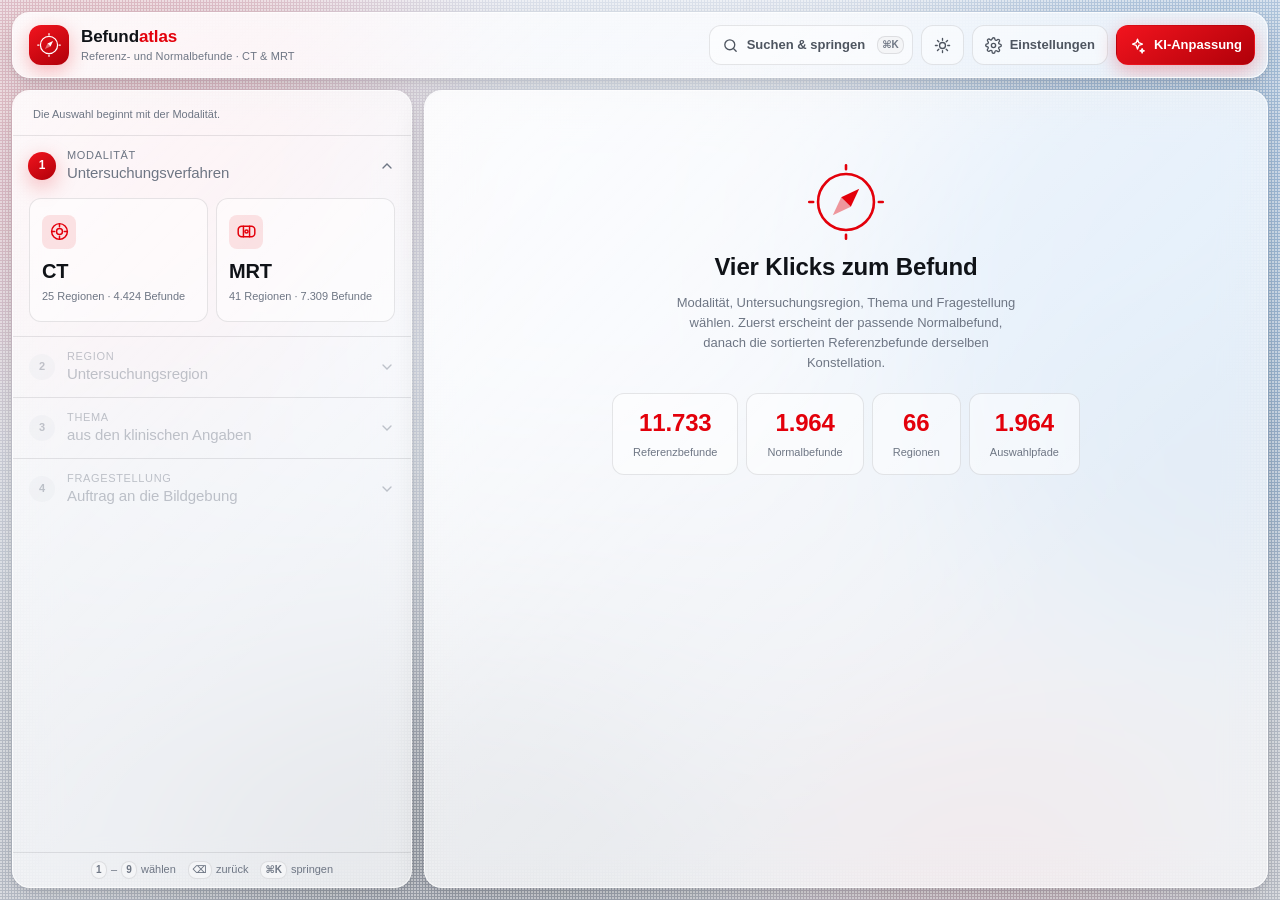
<file: app/index.html>
<!DOCTYPE html>
<html lang="de" data-theme="light">
<head>
<meta charset="utf-8">
<meta name="viewport" content="width=device-width, initial-scale=1, viewport-fit=cover">
<meta name="color-scheme" content="light dark">
<title>Befundatlas · Referenz- und Normalbefunde</title>
<meta name="description" content="Auswahlgeführte radiologische Referenz- und Normalbefunde für CT und MRT mit KI-gestützter Anpassung.">

<link rel="manifest" href="manifest.webmanifest">
<meta name="theme-color" content="#E3000B">
<meta name="application-name" content="Befundatlas">
<meta name="apple-mobile-web-app-capable" content="yes">
<meta name="apple-mobile-web-app-title" content="Befundatlas">
<meta name="apple-mobile-web-app-status-bar-style" content="black-translucent">
<meta name="mobile-web-app-capable" content="yes">
<link rel="icon" href="assets/brand/favicon.svg" type="image/svg+xml">
<link rel="icon" href="assets/brand/favicon-32.png" sizes="32x32" type="image/png">
<link rel="apple-touch-icon" href="assets/brand/apple-touch-icon.png">
<link rel="mask-icon" href="assets/brand/favicon.svg" color="#E3000B">

<link rel="stylesheet" href="assets/tokens.css">
<link rel="stylesheet" href="assets/styles.css">
</head>
<body>

<div class="aurora" aria-hidden="true"><i></i><i></i><i></i><i></i></div>
<div class="grain" aria-hidden="true"></div>

<div class="app">

  <!-- ============================================================ Topbar -->
  <header class="topbar glass" id="topbar">
    <a class="brand" href="#" id="brand" title="Zur Startansicht">
      <span class="brand-mark" aria-hidden="true">
        <svg viewBox="0 0 48 48">
          <g fill="none" stroke="currentColor" stroke-width="2.5" stroke-linecap="round">
            <circle cx="24" cy="24" r="17.2"/>
            <path d="M24 3.8V1.4M24 44.2v2.4M3.8 24H1.4M44.2 24h2.4"/>
          </g>
          <g fill="currentColor">
            <path d="M32.13 15.87 26.97 26.97 21.03 21.03Z"/>
            <path d="M15.87 32.13 26.97 26.97 21.03 21.03Z" opacity=".40"/>
          </g>
        </svg>
      </span>
      <span class="brand-text">
        <span class="brand-name"><b>Befund</b><em>atlas</em></span>
        <span class="brand-sub">Referenz- und Normalbefunde · CT &amp; MRT</span>
      </span>
    </a>

    <span class="topbar-spacer"></span>

    <button class="icon-btn mobile-tabs" id="btn-mobile" type="button" aria-label="Ansicht wechseln">
      <svg viewBox="0 0 24 24" fill="none" stroke="currentColor" stroke-width="1.9" stroke-linecap="round"><path d="M4 6h16M4 12h16M4 18h16"/></svg>
      <span class="btn-label">Auswahl</span>
    </button>

    <button class="icon-btn ghost-key" id="btn-palette" type="button" title="Befehle und Sprungziele (Strg + K)">
      <svg viewBox="0 0 24 24" fill="none" stroke="currentColor" stroke-width="1.9" stroke-linecap="round"><circle cx="11" cy="11" r="7"/><path d="m20 20-3.5-3.5"/></svg>
      <span class="btn-label">Suchen &amp; springen</span>
      <kbd>⌘K</kbd>
    </button>

    <button class="icon-btn" id="btn-theme" type="button" title="Hell und dunkel umschalten" aria-label="Farbschema umschalten">
      <svg class="ico-sun" viewBox="0 0 24 24" fill="none" stroke="currentColor" stroke-width="1.9" stroke-linecap="round"><circle cx="12" cy="12" r="4.2"/><path d="M12 2v2.6M12 19.4V22M2 12h2.6M19.4 12H22M4.9 4.9l1.9 1.9M17.2 17.2l1.9 1.9M19.1 4.9l-1.9 1.9M6.8 17.2l-1.9 1.9"/></svg>
      <svg class="ico-moon" viewBox="0 0 24 24" fill="none" stroke="currentColor" stroke-width="1.9" stroke-linecap="round"><path d="M20 14.5A8.5 8.5 0 0 1 9.5 4a8.5 8.5 0 1 0 10.5 10.5z"/></svg>
    </button>

    <button class="icon-btn" id="btn-settings" type="button" title="KI-Einstellungen">
      <svg viewBox="0 0 24 24" fill="none" stroke="currentColor" stroke-width="1.9" stroke-linecap="round"><circle cx="12" cy="12" r="3"/><path d="M19.4 15a1.7 1.7 0 0 0 .3 1.9l.1.1a2 2 0 1 1-2.8 2.8l-.1-.1a1.7 1.7 0 0 0-1.9-.3 1.7 1.7 0 0 0-1 1.5V21a2 2 0 1 1-4 0v-.1A1.7 1.7 0 0 0 8.9 19a1.7 1.7 0 0 0-1.9.3l-.1.1a2 2 0 1 1-2.8-2.8l.1-.1a1.7 1.7 0 0 0 .3-1.9 1.7 1.7 0 0 0-1.5-1H3a2 2 0 1 1 0-4h.1A1.7 1.7 0 0 0 4.6 8.4a1.7 1.7 0 0 0-.3-1.9l-.1-.1a2 2 0 1 1 2.8-2.8l.1.1a1.7 1.7 0 0 0 1.9.3H9a1.7 1.7 0 0 0 1-1.5V3a2 2 0 1 1 4 0v.1a1.7 1.7 0 0 0 1 1.5 1.7 1.7 0 0 0 1.9-.3l.1-.1a2 2 0 1 1 2.8 2.8l-.1.1a1.7 1.7 0 0 0-.3 1.9V9a1.7 1.7 0 0 0 1.5 1H21a2 2 0 1 1 0 4h-.1a1.7 1.7 0 0 0-1.5 1z"/></svg>
      <span class="btn-label">Einstellungen</span>
    </button>

    <button class="icon-btn primary" id="btn-ai" type="button" title="Befund KI-gestützt anpassen">
      <svg viewBox="0 0 24 24" fill="none" stroke="currentColor" stroke-width="1.9" stroke-linecap="round" stroke-linejoin="round"><path d="M12 3 13.9 8.1 19 10l-5.1 1.9L12 17l-1.9-5.1L5 10l5.1-1.9z"/><path d="M18.5 16.5 19.3 18.7 21.5 19.5 19.3 20.3 18.5 22.5 17.7 20.3 15.5 19.5 17.7 18.7z"/></svg>
      <span class="btn-label">KI-Anpassung</span>
    </button>
  </header>

  <!-- ============================================================== Main -->
  <div class="main" id="main" data-mobile="nav">

    <!-- ------------------------------------------------------ Navigator -->
    <nav class="nav-panel glass" aria-label="Befundauswahl">
      <div class="crumbs" id="crumbs"></div>
      <div class="steps scroll" id="steps"></div>
      <div class="nav-foot">
        <span><kbd>1</kbd>–<kbd>9</kbd> wählen</span>
        <span><kbd>⌫</kbd> zurück</span>
        <span><kbd>⌘K</kbd> springen</span>
      </div>
    </nav>

    <!-- --------------------------------------------------------- Viewer -->
    <section class="viewer glass" aria-label="Befundanzeige">
      <div class="viewer-head" id="viewer-head" hidden>
        <div class="segmented" role="tablist" id="segmented">
          <span class="seg-pill" id="seg-pill"></span>
          <button class="seg" role="tab" id="seg-normal" aria-selected="true" type="button">
            <svg viewBox="0 0 24 24" fill="none" stroke="currentColor" stroke-width="2.1" stroke-linecap="round" stroke-linejoin="round"><path d="M20 6 9 17l-5-5"/></svg>
            Normalbefund
          </button>
          <button class="seg" role="tab" id="seg-ref" aria-selected="false" type="button">
            <svg viewBox="0 0 24 24" fill="none" stroke="currentColor" stroke-width="1.9" stroke-linecap="round"><path d="M8 6h13M8 12h13M8 18h13M3.5 6h.01M3.5 12h.01M3.5 18h.01"/></svg>
            Referenzbefunde <span class="badge" id="ref-count">0</span>
          </button>
        </div>
        <div class="viewer-actions">
          <button class="icon-btn" id="btn-list" type="button" hidden aria-pressed="false" title="Liste ein- und ausblenden">
            <svg viewBox="0 0 24 24" fill="none" stroke="currentColor" stroke-width="1.9" stroke-linecap="round"><path d="M4 5h16M4 12h16M4 19h16"/></svg>
            <span class="btn-label">Liste</span>
          </button>
          <button class="icon-btn" id="btn-copy" type="button" title="Gesamten Befund kopieren">
            <svg class="ico-copy" viewBox="0 0 24 24" fill="none" stroke="currentColor" stroke-width="1.9" stroke-linecap="round" stroke-linejoin="round"><rect x="9" y="9" width="12" height="12" rx="2"/><path d="M5 15V5a2 2 0 0 1 2-2h10"/></svg>
            <svg class="ico-check" viewBox="0 0 24 24" fill="none" stroke="currentColor" stroke-width="2.4" stroke-linecap="round" stroke-linejoin="round"><path d="M20 6 9 17l-5-5"/></svg>
            <span class="btn-label">Kopieren</span>
          </button>
          <button class="icon-btn" id="btn-print" type="button" title="Drucken oder als PDF sichern">
            <svg viewBox="0 0 24 24" fill="none" stroke="currentColor" stroke-width="1.9" stroke-linecap="round" stroke-linejoin="round"><path d="M6 9V3h12v6M6 18H4a2 2 0 0 1-2-2v-4a2 2 0 0 1 2-2h16a2 2 0 0 1 2 2v4a2 2 0 0 1-2 2h-2"/><rect x="6" y="14" width="12" height="7" rx="1"/></svg>
            <span class="btn-label">Drucken</span>
          </button>
        </div>
      </div>

      <div class="viewer-body" id="viewer-body">
        <aside class="reflist" id="reflist" hidden>
          <div class="reflist-head">
            <div class="filter">
              <svg viewBox="0 0 24 24" fill="none" stroke="currentColor" stroke-width="1.9" stroke-linecap="round"><circle cx="11" cy="11" r="7"/><path d="m20 20-3.5-3.5"/></svg>
              <input id="reffilter" type="search" placeholder="In dieser Auswahl filtern …" aria-label="Referenzbefunde filtern">
            </div>
          </div>
          <div class="reflist-items scroll" id="reflist-items"></div>
        </aside>

        <div class="doc-wrap scroll" id="doc-wrap">
          <div class="placeholder" id="placeholder">
            <div class="placeholder-inner">
              <span class="hero-mark" aria-hidden="true">
                <svg viewBox="0 0 48 48">
                  <g fill="none" stroke="currentColor" stroke-width="1.6" stroke-linecap="round">
                    <circle cx="24" cy="24" r="17.2"/>
                    <path d="M24 3.8V1.4M24 44.2v2.4M3.8 24H1.4M44.2 24h2.4"/>
                  </g>
                  <g fill="currentColor" class="needle">
                    <path d="M32.13 15.87 26.97 26.97 21.03 21.03Z"/>
                    <path d="M15.87 32.13 26.97 26.97 21.03 21.03Z" opacity=".40"/>
                  </g>
                </svg>
              </span>
              <h3>Vier Klicks zum Befund</h3>
              <p>Modalität, Untersuchungsregion, Thema und Fragestellung wählen. Zuerst erscheint der passende Normalbefund, danach die sortierten Referenzbefunde derselben Konstellation.</p>
              <div class="stat-row" id="stats"></div>
            </div>
          </div>
        </div>
      </div>
    </section>

  </div>
</div>

<!-- ===================================================== Seitenpanel: KI -->
<div class="scrim" id="scrim"></div>

<aside class="sheet wide" id="sheet-ai" role="dialog" aria-modal="true" aria-labelledby="sheet-ai-title" aria-hidden="true">
  <div class="sheet-head">
    <span class="sheet-icon" aria-hidden="true">
      <svg viewBox="0 0 24 24" fill="none" stroke="currentColor" stroke-width="1.9" stroke-linecap="round" stroke-linejoin="round"><path d="M12 3 13.9 8.1 19 10l-5.1 1.9L12 17l-1.9-5.1L5 10l5.1-1.9z"/></svg>
    </span>
    <h2 id="sheet-ai-title">KI-Anpassung</h2>
    <button class="icon-btn" data-close type="button" aria-label="Schließen">
      <svg viewBox="0 0 24 24" fill="none" stroke="currentColor" stroke-width="2" stroke-linecap="round"><path d="M6 6l12 12M18 6L6 18"/></svg>
    </button>
  </div>

  <div class="sheet-body">
    <div class="ai-ctx" id="ai-context">Kein Befund ausgewählt.</div>

    <div class="fieldset">
      <label>Vorgefertigte Anweisungen</label>
      <div class="chips presets" id="ai-presets"></div>
    </div>

    <div class="fieldset">
      <label for="ai-instruction">Anweisung</label>
      <textarea class="textarea" id="ai-instruction" rows="4" placeholder="z. B. Progrediente Lebermetastasen in Segment 6 und 8 ergänzen, Beurteilung entsprechend anpassen."></textarea>
      <p class="hint">Stilregeln, Stilprofil, Ordnungsvorgabe und echte Referenzbefunde derselben Auswahl werden automatisch mitgeschickt. Beschreiben Sie nur die inhaltliche Änderung. <kbd>⌘</kbd><kbd>↵</kbd> startet.</p>
    </div>

    <div class="ai-meta">
      <button class="ai-modelbtn" id="ai-settings-link" type="button" title="Modell in den Einstellungen wechseln">
        <span class="ai-modelbtn-l">Modell</span>
        <span class="ai-modelbtn-n" id="ai-model-label">–</span>
        <span class="ai-modelbtn-m" id="ai-model-meta"></span>
      </button>
      <div class="ai-refbox">
        <span class="ai-modelbtn-l">Referenzlage</span>
        <span id="ai-refinfo">–</span>
      </div>
    </div>

    <!-- ---------------------------------------------- Fortschrittsanzeige -->
    <div class="ai-monitor" id="ai-monitor" hidden>
      <div class="ai-ring">
        <svg viewBox="0 0 60 60" aria-hidden="true">
          <circle class="ring-bg" cx="30" cy="30" r="26"></circle>
          <circle class="ring-fill" id="ai-ring-fill" cx="30" cy="30" r="26"></circle>
        </svg>
        <span class="ai-ring-pct" id="ai-ring-pct">0%</span>
      </div>
      <div class="ai-monitor-main">
        <div class="ai-monitor-top">
          <b id="ai-ring-label">bereit</b>
          <span class="ai-nums">
            <span id="ai-elapsed">0,0 s</span>
            <span id="ai-rate"></span>
            <span id="ai-tokens"></span>
          </span>
        </div>
        <div class="stages" id="ai-stages"></div>
      </div>
    </div>

    <div class="fieldset">
      <label>Ergebnis</label>
      <div class="ai-out" id="ai-out" aria-live="polite"></div>
    </div>
  </div>

  <div class="sheet-foot">
    <button class="icon-btn primary grow" id="ai-run" type="button" disabled>
      <svg viewBox="0 0 24 24" fill="none" stroke="currentColor" stroke-width="1.9" stroke-linecap="round" stroke-linejoin="round"><path d="M12 3 13.9 8.1 19 10l-5.1 1.9L12 17l-1.9-5.1L5 10l5.1-1.9z"/></svg>
      <span class="btn-label">Befund anpassen</span>
    </button>
    <button class="icon-btn" id="ai-stop" type="button" hidden>
      <svg viewBox="0 0 24 24" fill="none" stroke="currentColor" stroke-width="2" stroke-linecap="round"><rect x="7" y="7" width="10" height="10" rx="2"/></svg>
      <span class="btn-label">Stopp</span>
    </button>
    <button class="icon-btn" id="ai-copy" type="button" title="Ergebnis kopieren">
      <svg viewBox="0 0 24 24" fill="none" stroke="currentColor" stroke-width="1.9" stroke-linecap="round" stroke-linejoin="round"><rect x="9" y="9" width="12" height="12" rx="2"/><path d="M5 15V5a2 2 0 0 1 2-2h10"/></svg>
    </button>
    <button class="icon-btn ok" id="ai-apply" type="button" disabled>
      <svg viewBox="0 0 24 24" fill="none" stroke="currentColor" stroke-width="2.2" stroke-linecap="round" stroke-linejoin="round"><path d="M20 6 9 17l-5-5"/></svg>
      <span class="btn-label">Übernehmen</span>
    </button>
  </div>
</aside>

<!-- ============================================ Seitenpanel: Einstellungen -->
<aside class="sheet wide" id="sheet-set" role="dialog" aria-modal="true" aria-labelledby="sheet-set-title" aria-hidden="true">
  <div class="sheet-head">
    <span class="sheet-icon" aria-hidden="true">
      <svg viewBox="0 0 24 24" fill="none" stroke="currentColor" stroke-width="1.9" stroke-linecap="round"><circle cx="12" cy="12" r="3"/><path d="M12 2v3M12 19v3M2 12h3M19 12h3M4.9 4.9 7 7M17 17l2.1 2.1M19.1 4.9 17 7M7 17l-2.1 2.1"/></svg>
    </span>
    <h2 id="sheet-set-title">Einstellungen</h2>
    <button class="icon-btn" data-close type="button" aria-label="Schließen">
      <svg viewBox="0 0 24 24" fill="none" stroke="currentColor" stroke-width="2" stroke-linecap="round"><path d="M6 6l12 12M18 6L6 18"/></svg>
    </button>
  </div>
  <div class="sheet-body">

    <div class="fieldset">
      <label for="set-key">OpenRouter API-Key</label>
      <input class="input" id="set-key" type="password" autocomplete="off" spellcheck="false" placeholder="sk-or-v1-…">
      <label class="switch"><input type="checkbox" id="set-remember"> <span>Key im Browser speichern</span></label>
      <p class="hint">Ohne Speicherung gilt der Key nur für die laufende Sitzung. Er verlässt den Browser ausschließlich Richtung <code>openrouter.ai</code>.</p>
      <div class="row">
        <button class="icon-btn" id="set-test" type="button">Key prüfen</button>
        <button class="icon-btn" id="set-clear" type="button">Key löschen</button>
      </div>
      <div id="set-keystatus"></div>
    </div>

    <div class="fieldset">
      <label>Modell</label>
      <div class="row tight">
        <div class="filter grow">
          <svg viewBox="0 0 24 24" fill="none" stroke="currentColor" stroke-width="1.9" stroke-linecap="round"><circle cx="11" cy="11" r="7"/><path d="m20 20-3.5-3.5"/></svg>
          <input id="model-search" type="search" placeholder="Modell suchen …" aria-label="Modell suchen">
        </div>
        <button class="icon-btn" id="set-reload" type="button" title="Modellliste neu laden">
          <svg viewBox="0 0 24 24" fill="none" stroke="currentColor" stroke-width="1.9" stroke-linecap="round" stroke-linejoin="round"><path d="M21 12a9 9 0 1 1-2.6-6.4"/><path d="M21 4v5h-5"/></svg>
        </button>
      </div>
      <label class="switch"><input type="checkbox" id="set-freeonly" checked> <span>Nur kostenfreie Modelle</span></label>
      <p class="hint" id="set-modelinfo"></p>
      <div class="model-list scroll" id="model-list"></div>
      <p class="hint">Angezeigt sind Kontextfenster, maximale Ausgabelänge, Preis je einer Million Token, Eingabearten und Reasoning-Verhalten. Modelle, die mit <b>denkt vor</b> gekennzeichnet sind, schreiben ihren Denkschritt häufig in die Antwort und halten das Feldformat schlechter ein; sie stehen deshalb am Ende der Liste.</p>
    </div>

    <div class="fieldset">
      <label for="set-nref">Referenzbefunde im Auftrag <b class="val" id="nref-val">5</b></label>
      <input class="range" id="set-nref" type="range" min="0" max="8" step="1" value="5">
      <p class="hint">Echte Befunde derselben Auswahl, die dem Modell als Stilvorbild mitgegeben werden. Mehr Vorbilder binden den Stil enger, verlängern aber die Anfrage.</p>
    </div>

    <div class="fieldset">
      <label for="set-temp">Kreativität <b class="val" id="temp-val">0,25</b></label>
      <input class="range" id="set-temp" type="range" min="0" max="1" step="0.05" value="0.25">
      <p class="hint">Empfohlen 0,20 bis 0,35. Höhere Werte lösen den Befund vom Referenzstil.</p>
    </div>

    <div class="fieldset">
      <label>Ablauf</label>
      <label class="switch"><input type="checkbox" id="set-refine" checked> <span>Stilangleich in zweitem Durchgang</span></label>
      <p class="hint">Ein zweiter Aufruf überarbeitet ausschließlich die Form: Satzlänge, Reihenfolge, Verdichtung, verbotene Wendungen. Der Inhalt bleibt festgeschrieben.</p>
      <label class="switch"><input type="checkbox" id="set-guard" checked> <span>Stilprüfung nach der Generierung</span></label>
      <label class="switch"><input type="checkbox" id="set-stream" checked> <span>Antwort streamen</span></label>
    </div>

    <div class="notice warn">
      Die KI-Funktion verändert Textbausteine. Jeder erzeugte Befund ist vor Verwendung fachlich zu prüfen; er ist kein Befund an einem realen Patienten.
    </div>
  </div>
  <div class="sheet-foot">
    <button class="icon-btn primary grow" data-close type="button">Fertig</button>
  </div>
</aside>

<!-- ================================================= Befehls- und Suchpalette -->
<div class="palette-wrap" id="palette" aria-hidden="true">
  <div class="palette glass" role="dialog" aria-modal="true" aria-label="Suchen und springen">
    <div class="palette-in">
      <svg viewBox="0 0 24 24" fill="none" stroke="currentColor" stroke-width="1.9" stroke-linecap="round"><circle cx="11" cy="11" r="7"/><path d="m20 20-3.5-3.5"/></svg>
      <input id="palette-q" type="text" autocomplete="off" spellcheck="false"
             placeholder="Region, Thema, Befehl oder Volltext …" aria-label="Suchen und springen">
      <kbd>Esc</kbd>
    </div>
    <div class="palette-out scroll" id="palette-out"></div>
    <div class="palette-foot">
      <span><kbd>↑</kbd><kbd>↓</kbd> auswählen</span>
      <span><kbd>↵</kbd> öffnen</span>
      <span id="palette-mode">Sprungziele und Befehle · ab 3 Zeichen zusätzlich Volltext</span>
    </div>
  </div>
</div>

<div class="toasts" id="toasts" aria-live="polite"></div>

<script src="data/index.js"></script>
<script src="assets/app.js"></script>
<script src="assets/ai-style.js"></script>
<script src="assets/ai.js"></script>
</body>
</html>
</file>
<file: app/assets/tokens.css>
/* ==========================================================================
   Designtokens - Corporate-Basis Klinikum St. Georg, Medium "Aero Glass".
   Marken- und Skalenwerte sind gebunden, keine ad-hoc-Werte im Stylesheet.
   ========================================================================== */
:root {
  /* --- Marke (verbindlich) ------------------------------------------- */
  --ksg-red: #E3000B;
  --ksg-red-deep: #B00009;
  --ksg-gray: #555553;
  --ksg-secondary-text: #595959;
  --ksg-rule: #BFBFBF;

  /* --- Neutrale Rampe (kuehl harmonisiert) ---------------------------- */
  --n-0:  #FFFFFF;
  --n-25: #FAFAFB;
  --n-50: #F4F5F7;
  --n-100:#E9EBEF;
  --n-200:#D8DBE2;
  --n-300:#BFC4CE;
  --n-400:#98A0AE;
  --n-500:#6E7684;
  --n-600:#4E5560;
  --n-700:#383D46;
  --n-800:#252930;
  --n-900:#15181D;
  --n-950:#0C0E12;

  /* --- Funktionale Status (App-Medium) -------------------------------- */
  --st-ok:      #0F7B4F;
  --st-ok-bg:   rgba(15,123,79,.12);
  --st-info:    #1F6FB2;
  --st-info-bg: rgba(31,111,178,.12);
  --st-warn:    #A66300;
  --st-warn-bg: rgba(166,99,0,.12);
  --st-crit:    var(--ksg-red);
  --st-crit-bg: rgba(227,0,11,.10);

  /* --- Typo-Leiter App (11 13 15 17 20 24 30 px) ---------------------- */
  --fs-xxs: 11px; --fs-xs: 13px; --fs-sm: 15px; --fs-md: 17px;
  --fs-lg: 20px;  --fs-xl: 24px; --fs-xxl: 30px;
  /* Web-Leiter fuer Dokumentflaechen (14 17 21 26 33 42 px) */
  --fs-doc: 17px; --fs-doc-lead: 21px; --fs-display: 33px; --fs-display-lg: 42px;

  --lh-tight: 1.16; --lh-snug: 1.28; --lh-list: 1.34;
  --lh-body: 1.42;  --lh-read: 1.55;

  --tracking-display: -.012em;
  --tracking-title:   -.006em;
  --tracking-small:    .012em;
  --tracking-caps:     .06em;

  --font-ui: Arial, "Helvetica Neue", Helvetica, "Segoe UI", system-ui, sans-serif;
  --font-doc: Arial, "Helvetica Neue", Helvetica, system-ui, sans-serif;
  --font-mono: "SFMono-Regular", "Cascadia Mono", Consolas, "Liberation Mono", monospace;

  /* --- Abstandsleiter (2 4 6 8 12 16 20 24 32 48) --------------------- */
  --s-2:2px; --s-4:4px; --s-6:6px; --s-8:8px; --s-12:12px;
  --s-16:16px; --s-20:20px; --s-24:24px; --s-32:32px; --s-48:48px;

  /* --- Satzbreite ----------------------------------------------------- */
  --measure-doc: 68ch;

  /* --- Radien / Linien ------------------------------------------------ */
  --r-sm: 8px; --r-md: 12px; --r-lg: 18px; --r-xl: 26px; --r-pill: 999px;
  --rule-hair: 1px;

  /* --- Aero-Glass ----------------------------------------------------- */
  --glass-bg:      rgba(255,255,255,.70);
  --glass-bg-soft: rgba(255,255,255,.50);
  --glass-bg-deep: rgba(255,255,255,.86);
  --glass-brd:     rgba(255,255,255,.72);
  --glass-brd-soft:rgba(21,24,29,.08);
  --glass-blur: 22px;
  --glass-sat: 165%;
  --sheen: linear-gradient(135deg, rgba(255,255,255,.85) 0%, rgba(255,255,255,.20) 42%, rgba(255,255,255,0) 68%);

  /* --- Elevation ------------------------------------------------------ */
  --el-1: 0 1px 2px rgba(21,24,29,.06), 0 2px 8px rgba(21,24,29,.05);
  --el-2: 0 2px 6px rgba(21,24,29,.09), 0 14px 32px rgba(21,24,29,.12);
  --el-3: 0 8px 22px rgba(21,24,29,.14), 0 32px 70px rgba(21,24,29,.20);
  --el-red: 0 6px 20px rgba(227,0,11,.28);
  --el-red-lg: 0 10px 34px rgba(227,0,11,.38);
  --ring-focus: 0 0 0 3px rgba(227,0,11,.22);

  /* --- Flaechen ------------------------------------------------------- */
  --bg-base: #DCE2EC;
  --bg-tint-a: rgba(227,0,11,.17);
  --bg-tint-b: rgba(24,96,166,.30);
  --bg-tint-c: rgba(78,85,96,.26);
  --surface: var(--n-0);
  --surface-2: var(--n-50);
  --text: #101318;
  --text-2: #4E5560;
  --text-3: #6E7684;
  --rule: rgba(21,24,29,.10);
  --rule-strong: rgba(21,24,29,.18);

  --ease-out: cubic-bezier(.22,.85,.3,1);
  --ease-in-out: cubic-bezier(.65,.05,.36,1);
  --spring: cubic-bezier(.28,1.18,.42,1);
  --spring-soft: cubic-bezier(.34,1.06,.44,1);
  --dur-1: 140ms; --dur-2: 240ms; --dur-3: 420ms; --dur-4: 720ms; --dur-5: 1100ms;
}

/* --- Dunkles Medium: nur Tokens werden neu belegt ---------------------- */
:root[data-theme="dark"] {
  --bg-base: #090B0F;
  --bg-tint-a: rgba(227,0,11,.26);
  --bg-tint-b: rgba(31,111,178,.30);
  --bg-tint-c: rgba(120,130,150,.18);
  --surface: #171B21;
  --surface-2: #1E232B;
  --text: #EDEFF3;
  --text-2: #B6BDC8;
  --text-3: #8C94A2;
  --rule: rgba(255,255,255,.10);
  --rule-strong: rgba(255,255,255,.20);
  --glass-bg:      rgba(30,35,43,.62);
  --glass-bg-soft: rgba(30,35,43,.42);
  --glass-bg-deep: rgba(23,27,33,.86);
  --glass-brd:     rgba(255,255,255,.14);
  --glass-brd-soft:rgba(255,255,255,.08);
  --sheen: linear-gradient(135deg, rgba(255,255,255,.16) 0%, rgba(255,255,255,.04) 42%, rgba(255,255,255,0) 68%);
  --el-1: 0 1px 2px rgba(0,0,0,.40), 0 2px 8px rgba(0,0,0,.32);
  --el-2: 0 2px 6px rgba(0,0,0,.44), 0 12px 28px rgba(0,0,0,.42);
  --el-3: 0 6px 18px rgba(0,0,0,.48), 0 28px 60px rgba(0,0,0,.56);
  --st-ok: #43C48A; --st-ok-bg: rgba(67,196,138,.16);
  --st-info: #64B0EE; --st-info-bg: rgba(100,176,238,.16);
  --st-warn: #E0A140; --st-warn-bg: rgba(224,161,64,.16);
  --ksg-red: #FF4048; --ksg-red-deep: #E3000B;
  --st-crit: #FF4048; --st-crit-bg: rgba(255,64,72,.16);
  color-scheme: dark;
}
</file>
<file: app/assets/styles.css>
/* ==========================================================================
   Befundatlas · Oberfläche
   Corporate-Basis in Aero-Glass-Ausführung. Alle Größen, Abstände und Linien
   folgen den in tokens.css festgelegten Leitern.
   ========================================================================== */
*, *::before, *::after { box-sizing: border-box; }
[hidden] { display: none !important; }
html, body { height: 100%; }
body {
  margin: 0;
  font-family: var(--font-ui);
  font-size: var(--fs-sm);
  line-height: var(--lh-body);
  color: var(--text);
  background: var(--bg-base);
  font-variant-numeric: tabular-nums lining-nums;
  -webkit-font-smoothing: antialiased;
  overflow: hidden;
  overscroll-behavior: none;
}
h1,h2,h3,h4 { margin: 0; font-weight: 700; letter-spacing: var(--tracking-title); line-height: var(--lh-tight); }
p { margin: 0; }
button, input, select, textarea { font: inherit; color: inherit; }
a { color: inherit; text-decoration: none; }
code { font-family: var(--font-mono); font-size: .92em; }

:where(button,a,input,textarea,[tabindex]):focus-visible {
  outline: 2px solid var(--ksg-red);
  outline-offset: 2px;
  border-radius: var(--r-sm);
}

kbd {
  font-family: var(--font-ui); font-size: 10px; font-weight: 700; line-height: 16px;
  min-width: 16px; display: inline-block; text-align: center;
  padding: 0 var(--s-4); border-radius: var(--r-sm);
  border: var(--rule-hair) solid var(--rule); background: var(--surface-2); color: var(--text-3);
}

/* -------------------------------------------------- Auto-Hide-Scrollbalken */
.scroll { overflow: auto; scrollbar-width: thin; scrollbar-color: transparent transparent;
  transition: scrollbar-color var(--dur-3); }
.scroll:hover, .scroll:focus-within { scrollbar-color: var(--n-300) transparent; }
.scroll::-webkit-scrollbar { width: 10px; height: 10px; }
.scroll::-webkit-scrollbar-thumb { background: transparent; border-radius: var(--r-pill);
  border: 3px solid transparent; background-clip: content-box; transition: background var(--dur-2); }
.scroll:hover::-webkit-scrollbar-thumb { background: var(--n-300); background-clip: content-box; }
:root[data-theme="dark"] .scroll:hover::-webkit-scrollbar-thumb { background: var(--n-600); background-clip: content-box; }

/* ============================================================= Hintergrund */
.aurora { position: fixed; inset: -10%; z-index: 0; overflow: hidden; pointer-events: none; }
.aurora i {
  position: absolute; display: block; border-radius: 50%;
  filter: blur(90px);
  will-change: transform;
  animation: drift 32s var(--ease-in-out) infinite alternate;
}
.aurora i:nth-child(1) { width: 46vw; height: 46vw; left: -6vw;  top: -10vw;  background: var(--bg-tint-a); animation-duration: 29s; }
.aurora i:nth-child(2) { width: 54vw; height: 54vw; right: -12vw; top: 2vh;   background: var(--bg-tint-b); animation-duration: 41s; animation-delay: -9s; }
.aurora i:nth-child(3) { width: 42vw; height: 42vw; left: 24vw;  bottom: -16vw; background: var(--bg-tint-c); animation-duration: 36s; animation-delay: -17s; }
.aurora i:nth-child(4) { width: 30vw; height: 30vw; right: 18vw; bottom: -8vw;  background: var(--bg-tint-a); animation-duration: 47s; animation-delay: -24s; opacity: .7; }
@keyframes drift {
  0%   { transform: translate3d(0,0,0) scale(1) rotate(0deg); }
  35%  { transform: translate3d(5vw,4vh,0) scale(1.16) rotate(24deg); }
  70%  { transform: translate3d(-2vw,7vh,0) scale(.92) rotate(-14deg); }
  100% { transform: translate3d(3vw,-3vh,0) scale(1.08) rotate(8deg); }
}
.grain {
  position: fixed; inset: 0; z-index: 0; pointer-events: none;
  background-image:
    radial-gradient(circle at 1px 1px, rgba(255,255,255,.5) 1px, transparent 0),
    radial-gradient(120% 90% at 50% 0%, transparent 45%, rgba(12,14,18,.16) 100%);
  background-size: 3px 3px, cover;
}
:root[data-theme="dark"] .grain {
  background-image:
    radial-gradient(circle at 1px 1px, rgba(255,255,255,.16) 1px, transparent 0),
    radial-gradient(120% 90% at 50% 0%, transparent 40%, rgba(0,0,0,.55) 100%);
}

/* ============================================================= Glasfläche */
.glass {
  position: relative;
  background: var(--glass-bg);
  border: var(--rule-hair) solid var(--glass-brd);
  border-radius: var(--r-lg);
  box-shadow: var(--el-2);
  backdrop-filter: blur(var(--glass-blur)) saturate(var(--glass-sat));
  -webkit-backdrop-filter: blur(var(--glass-blur)) saturate(var(--glass-sat));
}
.glass::before {
  content: ""; position: absolute; inset: 0; border-radius: inherit;
  background: var(--sheen); opacity: .7; pointer-events: none;
}
.glass > * { position: relative; }

/* ============================================================== Grundraster */
.app {
  position: relative; z-index: 1;
  height: 100vh; height: 100dvh;
  display: grid; grid-template-rows: auto 1fr; gap: var(--s-12);
  padding: var(--s-12);
  padding-top: max(var(--s-12), env(safe-area-inset-top));
  padding-bottom: max(var(--s-12), env(safe-area-inset-bottom));
  padding-left: max(var(--s-12), env(safe-area-inset-left));
  padding-right: max(var(--s-12), env(safe-area-inset-right));
}
.app > * { min-width: 0; }

/* ---------------------------------------------------------------- Topbar */
.topbar {
  display: flex; align-items: center; gap: var(--s-8);
  padding: var(--s-8) var(--s-12); border-radius: var(--r-lg);
  min-height: 58px; min-width: 0; overflow: hidden;
  animation: dropIn var(--dur-4) var(--spring-soft) both;
}
@keyframes dropIn { from { opacity: 0; transform: translateY(-14px); } to { opacity: 1; transform: none; } }

.brand { display: flex; align-items: center; gap: var(--s-12); min-width: 0; cursor: pointer;
  padding: var(--s-4); border-radius: var(--r-md); transition: background var(--dur-1); }
.brand:hover { background: var(--glass-bg-soft); }
.brand-mark {
  width: 40px; height: 40px; flex: none; border-radius: var(--r-md);
  display: grid; place-items: center; color: #fff;
  background: linear-gradient(148deg, #F2141E, var(--ksg-red-deep));
  box-shadow: var(--el-red);
  transition: transform var(--dur-3) var(--spring), box-shadow var(--dur-2);
}
.brand:hover .brand-mark { transform: rotate(-8deg) scale(1.05); box-shadow: var(--el-red-lg); }
.brand-mark svg { width: 24px; height: 24px; display: block; }
.brand-text { min-width: 0; }
.brand-name { display: block; font-size: var(--fs-md); letter-spacing: var(--tracking-title);
  white-space: nowrap; overflow: hidden; text-overflow: ellipsis; }
.brand-name b { font-weight: 700; color: var(--text); }
.brand-name em { font-style: normal; font-weight: 700; color: var(--ksg-red); }
.brand-sub { display: block; font-size: var(--fs-xxs); color: var(--text-3);
  letter-spacing: var(--tracking-small); white-space: nowrap; }
.topbar-spacer { flex: 1 1 auto; }

/* --------------------------------------------------------------- Buttons */
.icon-btn {
  position: relative; overflow: hidden;
  height: 40px; min-width: 40px; padding: 0 var(--s-12);
  display: inline-flex; align-items: center; gap: var(--s-8); justify-content: center;
  border-radius: var(--r-md); border: var(--rule-hair) solid var(--rule);
  background: var(--glass-bg-soft); color: var(--text-2);
  font-size: var(--fs-xs); font-weight: 700; cursor: pointer; white-space: nowrap;
  transition: transform var(--dur-2) var(--spring), background var(--dur-1),
              color var(--dur-1), border-color var(--dur-1), box-shadow var(--dur-2), opacity var(--dur-1);
}
.icon-btn:hover { background: var(--glass-bg-deep); color: var(--text); transform: translateY(-1px); box-shadow: var(--el-1); }
.icon-btn:active { transform: translateY(0) scale(.97); }
.icon-btn:disabled { opacity: .42; pointer-events: none; }
.icon-btn svg { width: 17px; height: 17px; flex: none; }
.icon-btn.grow { flex: 1; }
.icon-btn.primary {
  background: linear-gradient(148deg, #F2141E, var(--ksg-red-deep));
  color: #fff; border-color: transparent; box-shadow: var(--el-red);
}
.icon-btn.primary::after {
  content: ""; position: absolute; inset: 0; opacity: 0; transition: opacity var(--dur-2);
  background: radial-gradient(180px circle at var(--mx,50%) var(--my,50%), rgba(255,255,255,.32), transparent 60%);
}
.icon-btn.primary:hover { color: #fff; box-shadow: var(--el-red-lg); }
.icon-btn.primary:hover::after { opacity: 1; }
.icon-btn.ok { color: var(--st-ok); border-color: color-mix(in srgb, var(--st-ok) 40%, transparent); background: var(--st-ok-bg); }
.icon-btn.ok:hover { color: var(--st-ok); background: color-mix(in srgb, var(--st-ok) 18%, transparent); }
.icon-btn[aria-pressed="true"] { border-color: var(--ksg-red); color: var(--ksg-red); background: var(--st-crit-bg); }
.icon-btn kbd { margin-left: var(--s-4); }
.ghost-key { padding-right: var(--s-8); }

/* Umschalter hell/dunkel */
#btn-theme .ico-moon { display: none; }
:root[data-theme="dark"] #btn-theme .ico-sun { display: none; }
:root[data-theme="dark"] #btn-theme .ico-moon { display: block; }
#btn-theme svg { transition: transform var(--dur-4) var(--spring); }
#btn-theme:hover svg { transform: rotate(35deg); }

/* Kopier-Rückmeldung */
.ico-check { display: none; }
.icon-btn.done .ico-copy, .copy-mini.done svg:first-child { display: none; }
.icon-btn.done .ico-check { display: block; }
.icon-btn.done { color: var(--st-ok); border-color: color-mix(in srgb, var(--st-ok) 45%, transparent); }

/* ---------------------------------------------------------------- Layout */
.main { display: grid; grid-template-columns: minmax(330px, 400px) 1fr; gap: var(--s-12); min-height: 0; min-width: 0; }
.main > * { animation: riseIn var(--dur-4) var(--spring-soft) both; }
.main > *:nth-child(2) { animation-delay: 70ms; }
@keyframes riseIn { from { opacity: 0; transform: translateY(16px) scale(.995); } to { opacity: 1; transform: none; } }

/* ============================================================= Navigator */
.nav-panel { display: flex; flex-direction: column; min-height: 0; min-width: 0; border-radius: var(--r-lg); overflow: hidden; }

.crumbs { display: flex; flex-wrap: wrap; gap: var(--s-4); align-items: center;
  padding: var(--s-12) var(--s-16) var(--s-8); border-bottom: var(--rule-hair) solid var(--rule); }
.crumb-hint { font-size: var(--fs-xxs); color: var(--text-3); padding: var(--s-4); }
.crumb {
  display: inline-flex; align-items: center; gap: var(--s-6);
  height: 27px; padding: 0 var(--s-8) 0 var(--s-4);
  border-radius: var(--r-pill); border: var(--rule-hair) solid transparent;
  background: var(--st-ok-bg); color: var(--st-ok);
  font-size: var(--fs-xxs); font-weight: 700; cursor: pointer; max-width: 100%;
  transition: all var(--dur-2) var(--spring);
  animation: popIn var(--dur-3) var(--spring) both;
}
@keyframes popIn { from { opacity: 0; transform: scale(.82); } to { opacity: 1; transform: none; } }
.crumb b { display: block; overflow: hidden; text-overflow: ellipsis; white-space: nowrap; max-width: 16ch; }
.crumb i { font-style: normal; width: 17px; height: 17px; border-radius: 50%; display: grid;
  place-items: center; background: color-mix(in srgb, var(--st-ok) 22%, transparent); font-size: 10px; }
.crumb:hover { background: var(--st-crit-bg); color: var(--ksg-red); transform: translateY(-1px); }
.crumb:hover i { background: color-mix(in srgb, var(--ksg-red) 22%, transparent); }
.crumb.reset { background: var(--surface); color: var(--text-3); padding: 0 var(--s-6); }
.crumb.reset svg { width: 13px; height: 13px; }
.crumb.reset:hover { background: var(--st-crit-bg); color: var(--ksg-red); }

.steps { display: flex; flex-direction: column; min-height: 0; flex: 1; }
.step { border-bottom: var(--rule-hair) solid var(--rule); display: flex; flex-direction: column; min-height: 0; }
.step:last-child { border-bottom: 0; }
.step-head {
  display: flex; align-items: center; gap: var(--s-12); width: 100%;
  padding: var(--s-12) var(--s-16); background: none; border: 0; cursor: pointer; text-align: left;
  transition: background var(--dur-1);
}
.step-head:hover { background: var(--glass-bg-soft); }
.step-num {
  width: 26px; height: 26px; flex: none; border-radius: var(--r-pill);
  display: grid; place-items: center; font-size: var(--fs-xxs); font-weight: 700;
  background: var(--n-100); color: var(--text-3);
  transition: all var(--dur-3) var(--spring);
}
.step-num svg { width: 14px; height: 14px; }
:root[data-theme="dark"] .step-num { background: var(--n-800); }
.step.is-open .step-num { background: linear-gradient(148deg, #F2141E, var(--ksg-red-deep)); color: #fff;
  box-shadow: var(--el-red); transform: scale(1.08); }
.step.is-done .step-num { background: var(--st-ok-bg); color: var(--st-ok); box-shadow: none; transform: none; }
.step.is-done.is-open .step-num { background: linear-gradient(148deg, #F2141E, var(--ksg-red-deep)); color: #fff; }
.step-titles { flex: 1; min-width: 0; display: block; }
.step-label { display: block; font-size: var(--fs-xxs); text-transform: uppercase;
  letter-spacing: var(--tracking-caps); color: var(--text-3); line-height: var(--lh-list); }
.step-value { display: block; font-size: var(--fs-sm); font-weight: 700; letter-spacing: var(--tracking-title);
  overflow: hidden; text-overflow: ellipsis; white-space: nowrap; }
.step-value.muted { color: var(--text-3); font-weight: 400; }
.step-chevron { width: 16px; height: 16px; color: var(--text-3); transition: transform var(--dur-3) var(--spring); }
.step.is-open .step-chevron { transform: rotate(180deg); }
.step[aria-disabled="true"] .step-head { opacity: .42; cursor: not-allowed; }

.step-body { display: none; padding: 0 var(--s-12) var(--s-12); min-height: 0; }
.step.is-open .step-body { display: flex; flex-direction: column; min-height: 0;
  animation: unfold var(--dur-3) var(--ease-out) both; }
@keyframes unfold { from { opacity: 0; transform: translateY(-6px); } to { opacity: 1; transform: none; } }
.step.is-open.grow { flex: 1; }

.nav-foot { display: flex; gap: var(--s-12); flex-wrap: wrap; justify-content: center;
  padding: var(--s-8) var(--s-12); border-top: var(--rule-hair) solid var(--rule);
  font-size: var(--fs-xxs); color: var(--text-3); }
.nav-foot span { display: inline-flex; align-items: center; gap: var(--s-4); }

/* -------------------------------------------------------------- Filterbox */
.filter {
  display: flex; align-items: center; gap: var(--s-8);
  height: 38px; margin: 0 var(--s-4) var(--s-8); padding: 0 var(--s-12);
  border-radius: var(--r-md); border: var(--rule-hair) solid var(--rule); background: var(--surface);
  transition: border-color var(--dur-1), box-shadow var(--dur-1);
}
.filter:focus-within { border-color: var(--ksg-red); box-shadow: var(--ring-focus); }
.filter svg { width: 15px; height: 15px; color: var(--text-3); flex: none; }
.filter input { flex: 1; border: 0; background: none; outline: none; font-size: var(--fs-xs); min-width: 0; }
.filter.grow { flex: 1; margin: 0; }

/* --------------------------------------------------------------- Optionen */
.opts { display: flex; flex-direction: column; gap: var(--s-4); overflow: auto; padding: var(--s-2) var(--s-4); }
.opt {
  position: relative; overflow: hidden;
  display: flex; align-items: center; gap: var(--s-12); width: 100%;
  min-height: 46px; padding: var(--s-6) var(--s-12);
  border-radius: var(--r-md); border: var(--rule-hair) solid transparent;
  background: var(--glass-bg-soft); cursor: pointer; text-align: left;
  transition: transform var(--dur-2) var(--spring), background var(--dur-1),
              border-color var(--dur-1), box-shadow var(--dur-2);
  animation: slideIn var(--dur-4) var(--spring-soft) both;
}
@keyframes slideIn { from { opacity: 0; transform: translateX(-10px); } to { opacity: 1; transform: none; } }
.opt:hover { background: var(--surface); border-color: var(--rule-strong); transform: translateX(3px); box-shadow: var(--el-1); }
.opt[aria-selected="true"] { background: var(--surface); border-color: var(--ksg-red); box-shadow: inset 3px 0 0 var(--ksg-red), var(--el-1); }
.opt-key {
  width: 22px; height: 22px; flex: none; border-radius: var(--r-sm); display: grid; place-items: center;
  font-size: var(--fs-xxs); font-weight: 700; background: var(--n-100); color: var(--text-3);
  transition: all var(--dur-2);
}
:root[data-theme="dark"] .opt-key { background: var(--n-800); }
.opt:hover .opt-key { background: var(--st-crit-bg); color: var(--ksg-red); }
.opt-main { flex: 1; min-width: 0; }
.opt-title { display: block; font-size: var(--fs-xs); font-weight: 700; letter-spacing: var(--tracking-title); }
.opt-note { display: block; font-size: var(--fs-xxs); color: var(--text-3); letter-spacing: var(--tracking-small); }
.opt-meter { display: block; height: 2px; margin-top: var(--s-4); border-radius: var(--r-pill);
  background: var(--n-100); overflow: hidden; }
:root[data-theme="dark"] .opt-meter { background: var(--n-800); }
.opt-meter i { display: block; height: 100%; border-radius: inherit; transform-origin: left;
  background: linear-gradient(90deg, var(--ksg-red), color-mix(in srgb, var(--ksg-red) 35%, transparent));
  animation: meterIn var(--dur-5) var(--ease-out) both; }
@keyframes meterIn { from { transform: scaleX(0) !important; } }
.opt-count { flex: none; font-size: var(--fs-xxs); font-weight: 700; color: var(--text-3);
  background: var(--n-100); border-radius: var(--r-pill); padding: var(--s-2) var(--s-8); }
:root[data-theme="dark"] .opt-count { background: var(--n-800); }
.opt[aria-selected="true"] .opt-count { background: var(--st-crit-bg); color: var(--ksg-red); }

.group-label {
  font-size: var(--fs-xxs); text-transform: uppercase; letter-spacing: var(--tracking-caps);
  color: var(--text-3); padding: var(--s-8) var(--s-12) var(--s-4);
  position: sticky; top: 0; z-index: 1;
  background: linear-gradient(var(--glass-bg-deep) 65%, transparent);
  backdrop-filter: blur(8px);
}
.empty-hint { padding: var(--s-16); font-size: var(--fs-xs); color: var(--text-3); text-align: center; }

/* ----------------------------------------------------------- Modalitäten */
.mod-grid { display: grid; grid-template-columns: repeat(2, minmax(0,1fr)); gap: var(--s-8); padding: var(--s-2) var(--s-4); }
.mod-card {
  position: relative; overflow: hidden; min-width: 0;
  display: flex; flex-direction: column; gap: var(--s-4);
  padding: var(--s-16) var(--s-12); border-radius: var(--r-md);
  border: var(--rule-hair) solid var(--rule); background: var(--glass-bg-soft);
  cursor: pointer; text-align: left; min-height: 104px;
  transition: transform var(--dur-3) var(--spring), box-shadow var(--dur-3),
              border-color var(--dur-2), background var(--dur-2);
  animation: popIn var(--dur-4) var(--spring) both;
}
.mod-card .mod-glow {
  position: absolute; inset: 0; opacity: 0; transition: opacity var(--dur-3); pointer-events: none;
  background: radial-gradient(220px circle at var(--mx,50%) var(--my,50%), var(--st-crit-bg), transparent 65%);
}
.mod-card:hover { transform: translateY(-4px); box-shadow: var(--el-2); background: var(--surface); border-color: var(--rule-strong); }
.mod-card:hover .mod-glow { opacity: 1; }
.mod-card[aria-selected="true"] { border-color: var(--ksg-red); background: var(--surface); box-shadow: var(--el-2); }
.mod-ico { width: 34px; height: 34px; border-radius: var(--r-sm); display: grid; place-items: center;
  background: var(--st-crit-bg); color: var(--ksg-red); margin-bottom: var(--s-4);
  transition: transform var(--dur-3) var(--spring); }
.mod-card:hover .mod-ico { transform: scale(1.08) rotate(-6deg); }
.mod-ico svg { width: 21px; height: 21px; }
.mod-name { font-size: var(--fs-lg); font-weight: 700; letter-spacing: var(--tracking-title); }
.mod-note { font-size: var(--fs-xxs); color: var(--text-3); overflow-wrap: anywhere; }

/* ================================================================= Viewer */
.viewer { display: flex; flex-direction: column; min-height: 0; min-width: 0; border-radius: var(--r-lg); overflow: hidden; }
.viewer-head { display: flex; align-items: center; gap: var(--s-12); flex-wrap: wrap;
  padding: var(--s-12) var(--s-16); border-bottom: var(--rule-hair) solid var(--rule); }

.segmented { display: inline-flex; padding: var(--s-4); gap: var(--s-2); border-radius: var(--r-pill);
  background: var(--n-100); position: relative; }
:root[data-theme="dark"] .segmented { background: var(--n-800); }
.seg {
  position: relative; z-index: 1; border: 0; background: none; cursor: pointer;
  height: 34px; padding: 0 var(--s-16); border-radius: var(--r-pill);
  font-size: var(--fs-xs); font-weight: 700; color: var(--text-3);
  display: inline-flex; align-items: center; gap: var(--s-6);
  transition: color var(--dur-2) var(--ease-out);
}
.seg svg { width: 15px; height: 15px; }
.seg[aria-selected="true"] { color: #fff; }
.seg-pill {
  position: absolute; top: var(--s-4); bottom: var(--s-4); left: 0; z-index: 0; border-radius: var(--r-pill);
  background: linear-gradient(148deg, #F2141E, var(--ksg-red-deep)); box-shadow: var(--el-red);
  transition: transform var(--dur-4) var(--spring), width var(--dur-4) var(--spring);
}
.seg .badge { font-size: var(--fs-xxs); padding: 0 var(--s-6); border-radius: var(--r-pill); background: rgba(255,255,255,.22); }
.seg[aria-selected="false"] .badge { background: var(--n-200); color: var(--text-3); }
:root[data-theme="dark"] .seg[aria-selected="false"] .badge { background: var(--n-700); }

.viewer-actions { margin-left: auto; display: flex; gap: var(--s-8); flex-wrap: wrap; }
.viewer-body { flex: 1; min-height: 0; min-width: 0; display: grid; grid-template-columns: minmax(0,1fr); }
.viewer-body.with-list { grid-template-columns: minmax(0,300px) minmax(0,1fr); }
.viewer-body > * { min-width: 0; }

/* ---------------------------------------------------------- Referenzliste */
.reflist { border-right: var(--rule-hair) solid var(--rule); display: flex; flex-direction: column;
  min-height: 0; min-width: 0; overflow: hidden;
  animation: listIn var(--dur-3) var(--ease-out) both; }
@keyframes listIn { from { opacity: 0; transform: translateX(-12px); } to { opacity: 1; transform: none; } }
.reflist-head { padding: var(--s-12) var(--s-12) var(--s-8); }
.reflist-items { overflow: auto; padding: 0 var(--s-8) var(--s-12); display: flex; flex-direction: column; gap: var(--s-4); }
.refitem {
  text-align: left; width: 100%; cursor: pointer;
  border: var(--rule-hair) solid transparent; border-radius: var(--r-md);
  background: var(--glass-bg-soft); padding: var(--s-8) var(--s-12);
  display: flex; gap: var(--s-8); align-items: flex-start;
  transition: all var(--dur-2) var(--spring);
  animation: slideIn var(--dur-3) var(--ease-out) both;
}
.refitem:hover { background: var(--surface); border-color: var(--rule-strong); transform: translateX(2px); }
.refitem[aria-selected="true"] { background: var(--surface); border-color: var(--ksg-red); box-shadow: inset 3px 0 0 var(--ksg-red); }
.refitem .no { font-size: var(--fs-xxs); font-weight: 700; color: var(--text-3); min-width: 3ch; flex: none; }
.refitem .tx { min-width: 0; flex: 1; display: block; overflow: hidden; }
.refitem .t1 { display: block; font-size: var(--fs-xs); font-weight: 700; overflow: hidden; text-overflow: ellipsis; white-space: nowrap; }
.refitem .t2 { display: block; font-size: var(--fs-xxs); color: var(--text-3); overflow: hidden; text-overflow: ellipsis; white-space: nowrap; }

/* ---------------------------------------------------------- Befunddokument */
.doc-wrap { overflow: auto; padding: var(--s-24) var(--s-24) var(--s-48); }
.doc {
  max-width: 880px; margin: 0 auto; background: var(--surface);
  border-radius: var(--r-lg); border: var(--rule-hair) solid var(--rule);
  box-shadow: var(--el-2); padding: var(--s-32);
}
@keyframes docIn { from { opacity: 0; transform: translateY(14px) scale(.99); } to { opacity: 1; transform: none; } }
.doc-top { display: flex; align-items: flex-start; gap: var(--s-16);
  padding-bottom: var(--s-16); border-bottom: 2px solid var(--ksg-red); margin-bottom: var(--s-20); }
.doc-title { flex: 1; min-width: 0; }
.doc-title h2 { font-size: var(--fs-xl); letter-spacing: var(--tracking-title); }
.doc-kicker { font-size: var(--fs-xxs); text-transform: uppercase; letter-spacing: var(--tracking-caps);
  color: var(--ksg-red); font-weight: 700; margin-bottom: var(--s-4); }
.doc-badges { display: flex; gap: var(--s-6); flex-wrap: wrap; margin-top: var(--s-8); }
.tag { font-size: var(--fs-xxs); font-weight: 700; letter-spacing: var(--tracking-small);
  padding: var(--s-2) var(--s-8); border-radius: var(--r-pill); background: var(--n-100); color: var(--text-3);
  animation: popIn var(--dur-3) var(--spring) both; }
:root[data-theme="dark"] .tag { background: var(--n-800); }
.tag.ok { background: var(--st-ok-bg); color: var(--st-ok); }
.tag.info { background: var(--st-info-bg); color: var(--st-info); }
.tag.ai { background: var(--st-warn-bg); color: var(--st-warn); }

.field { display: grid; grid-template-columns: 138px 1fr; gap: var(--s-12); margin-bottom: var(--s-12); align-items: start; }
.field > dt { font-size: var(--fs-xs); font-weight: 700; color: var(--ksg-gray);
  letter-spacing: var(--tracking-small); padding-top: 1px; }
:root[data-theme="dark"] .field > dt { color: var(--text-2); }
.field > dd { margin: 0; font-family: var(--font-doc); font-size: var(--fs-doc);
  line-height: var(--lh-read); max-width: var(--measure-doc); hyphens: auto; hyphenate-limit-chars: 8 4 3; }
.field.block { grid-template-columns: 1fr; gap: var(--s-6); margin-top: var(--s-20); }
.field.block > dt {
  font-size: var(--fs-xxs); text-transform: uppercase; letter-spacing: var(--tracking-caps);
  padding-bottom: var(--s-4); border-bottom: var(--rule-hair) solid var(--rule);
  display: flex; align-items: center; gap: var(--s-8);
}
.copy-mini {
  margin-left: auto; border: 0; background: none; cursor: pointer; color: var(--text-3);
  font-size: var(--fs-xxs); font-weight: 700; letter-spacing: var(--tracking-small);
  padding: var(--s-2) var(--s-6); border-radius: var(--r-sm); text-transform: none;
  display: inline-flex; align-items: center; gap: var(--s-4);
  opacity: 0; transform: translateX(4px);
  transition: opacity var(--dur-2), transform var(--dur-2) var(--spring), color var(--dur-1), background var(--dur-1);
}
.copy-mini svg { width: 13px; height: 13px; }
.field.block:hover .copy-mini, .copy-mini:focus-visible { opacity: 1; transform: none; }
.copy-mini:hover { color: var(--ksg-red); background: var(--st-crit-bg); }
.copy-mini.done { color: var(--st-ok); background: var(--st-ok-bg); opacity: 1; transform: none; }
.copy-mini.done span::before { content: "✓ "; }

.field.beurteilung { padding: var(--s-16); border-radius: var(--r-md);
  background: var(--st-crit-bg); border-left: 3px solid var(--ksg-red); }
.field.beurteilung > dt { border-bottom: 0; padding-bottom: 0; color: var(--ksg-red); }
.field.beurteilung > dd { font-weight: 700; }
mark.hit { background: rgba(227,0,11,.24); color: inherit; border-radius: 3px; padding: 0 2px; }
.ph { background: var(--st-warn-bg); color: var(--st-warn); border-radius: 4px; padding: 0 4px; font-weight: 700; cursor: help; }

.doc-foot { margin-top: var(--s-24); padding-top: var(--s-12); border-top: var(--rule-hair) solid var(--rule);
  font-size: var(--fs-xxs); color: var(--text-3); display: flex; gap: var(--s-12); flex-wrap: wrap; }

.docnav { display: flex; align-items: center; gap: var(--s-12); justify-content: center;
  max-width: 880px; margin: var(--s-16) auto 0; }
.docnav-pos { font-size: var(--fs-xxs); font-weight: 700; color: var(--text-3); }

/* ------------------------------------------------------------- Skelett */
.doc.sk { pointer-events: none; }
.sk-line { height: 12px; border-radius: var(--r-pill); margin-bottom: var(--s-12);
  background: linear-gradient(90deg, var(--n-100) 25%, var(--n-200) 37%, var(--n-100) 63%);
  background-size: 400% 100%; animation: shimmer 1.4s linear infinite; }
:root[data-theme="dark"] .sk-line { background: linear-gradient(90deg, var(--n-800) 25%, var(--n-700) 37%, var(--n-800) 63%); background-size: 400% 100%; }
.sk-title { height: 26px; margin-bottom: var(--s-16); }
.sk-chips { display: flex; gap: var(--s-6); margin-bottom: var(--s-24); }
.sk-chips i { width: 74px; height: 18px; border-radius: var(--r-pill);
  background: var(--n-100); animation: shimmer 1.4s linear infinite; }
:root[data-theme="dark"] .sk-chips i { background: var(--n-800); }
@keyframes shimmer { from { background-position: 100% 0; } to { background-position: 0 0; } }

/* ---------------------------------------------------------- Leerzustand */
.placeholder { display: grid; place-items: center; padding: var(--s-48) var(--s-16); text-align: center; }
.placeholder-inner { max-width: 64ch; display: flex; flex-direction: column; gap: var(--s-12); align-items: center; }
.placeholder-inner h3, .placeholder-inner p { max-width: 48ch; }
.hero-mark { color: var(--ksg-red); display: block; }
.hero-mark svg { width: 78px; height: 78px; display: block; animation: breathe 4.6s var(--ease-in-out) infinite; }
.hero-mark .needle { transform-origin: 24px 24px; animation: sweep 9s var(--ease-in-out) infinite; }
@keyframes breathe { 0%,100% { opacity: .55; transform: scale(1); } 50% { opacity: .95; transform: scale(1.05); } }
@keyframes sweep { 0%,100% { transform: rotate(-12deg); } 50% { transform: rotate(372deg); } }
.placeholder h3 { font-size: var(--fs-xl); }
.placeholder p { font-size: var(--fs-xs); color: var(--text-3); line-height: var(--lh-read); }
.stat-row { display: flex; gap: var(--s-8); flex-wrap: wrap; justify-content: center; margin-top: var(--s-8); }
.stat { position: relative; overflow: hidden; padding: var(--s-12) var(--s-20); border-radius: var(--r-md);
  background: var(--glass-bg-soft); border: var(--rule-hair) solid var(--rule);
  animation: popIn var(--dur-4) var(--spring) both; transition: transform var(--dur-2) var(--spring), box-shadow var(--dur-2); }
.stat:hover { transform: translateY(-2px); box-shadow: var(--el-1); }
.stat b { display: block; font-size: var(--fs-xl); letter-spacing: var(--tracking-title); color: var(--ksg-red); }
.stat span { font-size: var(--fs-xxs); color: var(--text-3); }

/* ============================================================ Seitenpanel */
.scrim { position: fixed; inset: 0; z-index: 40; background: rgba(12,14,18,.44);
  backdrop-filter: blur(4px); opacity: 0; pointer-events: none; transition: opacity var(--dur-3); }
.scrim.open { opacity: 1; pointer-events: auto; }
.sheet {
  position: fixed; z-index: 50; top: var(--s-12); right: var(--s-12); bottom: var(--s-12);
  width: min(480px, calc(100vw - 24px));
  display: flex; flex-direction: column;
  border-radius: var(--r-xl); background: var(--glass-bg-deep);
  border: var(--rule-hair) solid var(--glass-brd); box-shadow: var(--el-3);
  backdrop-filter: blur(32px) saturate(var(--glass-sat));
  -webkit-backdrop-filter: blur(32px) saturate(var(--glass-sat));
  transform: translateX(calc(100% + 26px)) scale(.98); opacity: 0; pointer-events: none;
  transition: transform var(--dur-4) var(--spring), opacity var(--dur-2);
}
.sheet.wide { width: min(560px, calc(100vw - 24px)); }
.sheet.open { transform: none; opacity: 1; pointer-events: auto; }
.sheet-head { display: flex; align-items: center; gap: var(--s-12);
  padding: var(--s-16) var(--s-20); border-bottom: var(--rule-hair) solid var(--rule); }
.sheet-icon { width: 32px; height: 32px; flex: none; border-radius: var(--r-sm); display: grid; place-items: center;
  background: var(--st-crit-bg); color: var(--ksg-red); }
.sheet-icon svg { width: 18px; height: 18px; }
.sheet-head h2 { font-size: var(--fs-md); flex: 1; }
.sheet-body { flex: 1; min-height: 0; overflow: auto; padding: var(--s-20);
  display: flex; flex-direction: column; gap: var(--s-20); }
.sheet-body > * { animation: riseIn var(--dur-3) var(--ease-out) both; }
.sheet-foot { padding: var(--s-12) var(--s-20); border-top: var(--rule-hair) solid var(--rule);
  display: flex; gap: var(--s-8); }
.sheet.is-busy .sheet-foot { box-shadow: 0 -1px 0 var(--ksg-red); }

.fieldset { display: flex; flex-direction: column; gap: var(--s-8); }
.fieldset > label { font-size: var(--fs-xxs); text-transform: uppercase; letter-spacing: var(--tracking-caps);
  color: var(--text-3); font-weight: 700; display: flex; align-items: center; gap: var(--s-8); }
.fieldset > label .val { margin-left: auto; font-size: var(--fs-xs); color: var(--ksg-red); text-transform: none; letter-spacing: 0; }
.input, .textarea {
  width: 100%; border-radius: var(--r-md); border: var(--rule-hair) solid var(--rule);
  background: var(--surface); padding: var(--s-8) var(--s-12); font-size: var(--fs-xs);
  min-height: 42px; outline: none; transition: border-color var(--dur-1), box-shadow var(--dur-1);
}
.input:focus, .textarea:focus { border-color: var(--ksg-red); box-shadow: var(--ring-focus); }
.textarea { min-height: 104px; resize: vertical; line-height: var(--lh-read); }
.hint { font-size: var(--fs-xxs); color: var(--text-3); line-height: var(--lh-list); }
.row { display: flex; gap: var(--s-8); align-items: center; flex-wrap: wrap; }
.row.tight { gap: var(--s-6); flex-wrap: nowrap; }
.switch { display: inline-flex; align-items: center; gap: var(--s-8); font-size: var(--fs-xs);
  cursor: pointer; min-height: 34px; }
.switch input { appearance: none; width: 36px; height: 20px; border-radius: var(--r-pill); flex: none;
  background: var(--n-200); position: relative; cursor: pointer; transition: background var(--dur-2); }
:root[data-theme="dark"] .switch input { background: var(--n-700); }
.switch input::after { content: ""; position: absolute; top: 2px; left: 2px; width: 16px; height: 16px;
  border-radius: 50%; background: #fff; box-shadow: var(--el-1); transition: transform var(--dur-3) var(--spring); }
.switch input:checked { background: var(--ksg-red); }
.switch input:checked::after { transform: translateX(16px); }
.range { width: 100%; appearance: none; height: 4px; border-radius: var(--r-pill); background: var(--n-200); outline: none; }
:root[data-theme="dark"] .range { background: var(--n-700); }
.range::-webkit-slider-thumb { appearance: none; width: 18px; height: 18px; border-radius: 50%;
  background: var(--ksg-red); box-shadow: var(--el-red); cursor: pointer; transition: transform var(--dur-2) var(--spring); }
.range::-webkit-slider-thumb:hover { transform: scale(1.18); }
.range::-moz-range-thumb { width: 18px; height: 18px; border: 0; border-radius: 50%; background: var(--ksg-red); cursor: pointer; }

.chips { display: flex; gap: var(--s-6); flex-wrap: wrap; }
.chip {
  border: var(--rule-hair) solid var(--rule); background: var(--surface);
  border-radius: var(--r-md); padding: var(--s-6) var(--s-12);
  font-size: var(--fs-xxs); cursor: pointer; min-height: 34px; text-align: left;
  transition: all var(--dur-2) var(--spring);
}
.chip b { display: block; font-weight: 700; }
.chip i { display: block; font-style: normal; color: var(--text-3); font-size: 10px; }
.chip:hover { border-color: var(--ksg-red); transform: translateY(-2px); box-shadow: var(--el-1); }
.chip[aria-pressed="true"] { background: var(--st-crit-bg); border-color: var(--ksg-red); color: var(--ksg-red); }
.chip[aria-pressed="true"] i { color: inherit; opacity: .75; }

.notice { border-radius: var(--r-md); padding: var(--s-12); font-size: var(--fs-xxs);
  line-height: var(--lh-list); border-left: 3px solid; animation: popIn var(--dur-3) var(--spring) both; }
.notice.info { background: var(--st-info-bg); border-color: var(--st-info); color: var(--st-info); }
.notice.warn { background: var(--st-warn-bg); border-color: var(--st-warn); color: var(--st-warn); }
.notice.crit { background: var(--st-crit-bg); border-color: var(--ksg-red); color: var(--ksg-red); }
.notice.ok   { background: var(--st-ok-bg); border-color: var(--st-ok); color: var(--st-ok); }

/* ============================================================= Modellliste */
.model-list { display: flex; flex-direction: column; gap: var(--s-6); max-height: 340px; padding: var(--s-2); }
.model-list > .mcard { flex: 0 0 auto; }
.mcard {
  display: flex; flex-direction: column; gap: var(--s-4); text-align: left; cursor: pointer;
  padding: var(--s-8) var(--s-12); border-radius: var(--r-md);
  border: var(--rule-hair) solid var(--rule); background: var(--surface);
  transition: all var(--dur-2) var(--spring);
  animation: slideIn var(--dur-3) var(--ease-out) both;
  position: relative; overflow: hidden;
}
.mcard:hover { border-color: var(--rule-strong); transform: translateX(2px); box-shadow: var(--el-1); }
.mcard[aria-selected="true"] { border-color: var(--ksg-red); box-shadow: inset 3px 0 0 var(--ksg-red); background: var(--st-crit-bg); }
.mcard-head { display: flex; align-items: center; gap: var(--s-8); }
.mcard-name { font-size: var(--fs-xs); font-weight: 700; overflow: hidden; text-overflow: ellipsis; white-space: nowrap; }
.mcard-id { font-family: var(--font-mono); font-size: 10px; color: var(--text-3);
  overflow: hidden; text-overflow: ellipsis; white-space: nowrap; }
.mcard-chips { display: flex; gap: var(--s-4); flex-wrap: wrap; margin-top: var(--s-2); }
.mchip { font-size: 10px; font-weight: 700; letter-spacing: var(--tracking-small);
  padding: 1px var(--s-6); border-radius: var(--r-pill); background: var(--n-100); color: var(--text-3); }
:root[data-theme="dark"] .mchip { background: var(--n-800); }
.mchip.ok { background: var(--st-ok-bg); color: var(--st-ok); }
.mchip.cost { background: var(--st-info-bg); color: var(--st-info); }
.mchip.warn { background: var(--st-warn-bg); color: var(--st-warn); }
.mchip.rec { background: var(--st-crit-bg); color: var(--ksg-red); margin-left: auto; flex: none; }

/* ================================================================ KI-Panel */
.ai-ctx { display: flex; align-items: center; gap: var(--s-8); flex-wrap: wrap;
  padding: var(--s-12); border-radius: var(--r-md); background: var(--glass-bg-soft);
  border: var(--rule-hair) solid var(--rule); font-size: var(--fs-xxs); }
.ai-ctx-path { color: var(--text-2); }
.presets .chip { flex: 1 1 auto; min-width: 128px; }

.ai-meta { display: grid; grid-template-columns: 1fr 1fr; gap: var(--s-8); }
.ai-modelbtn, .ai-refbox {
  display: flex; flex-direction: column; gap: var(--s-2); text-align: left;
  padding: var(--s-8) var(--s-12); border-radius: var(--r-md);
  border: var(--rule-hair) solid var(--rule); background: var(--surface);
  font-size: var(--fs-xxs); min-width: 0;
}
.ai-modelbtn { cursor: pointer; transition: all var(--dur-2) var(--spring); }
.ai-modelbtn:hover { border-color: var(--ksg-red); transform: translateY(-1px); }
.ai-modelbtn-l { font-size: 10px; text-transform: uppercase; letter-spacing: var(--tracking-caps); color: var(--text-3); }
.ai-modelbtn-n { font-weight: 700; overflow: hidden; text-overflow: ellipsis; white-space: nowrap; }
.ai-modelbtn-m { color: var(--text-3); overflow: hidden; text-overflow: ellipsis; white-space: nowrap; }
.ai-refbox #ai-refinfo { color: var(--text-2); }

/* -------------------------------------------------------- Fortschritt */
.ai-monitor { display: flex; gap: var(--s-16); align-items: flex-start;
  padding: var(--s-16); border-radius: var(--r-md);
  background: var(--glass-bg-soft); border: var(--rule-hair) solid var(--rule);
  animation: popIn var(--dur-3) var(--spring) both; }
.ai-ring { position: relative; width: 66px; height: 66px; flex: none; }
.ai-ring svg { width: 66px; height: 66px; transform: rotate(-90deg); }
.ai-ring circle { fill: none; stroke-width: 5; stroke-linecap: round; }
.ring-bg { stroke: var(--n-200); }
:root[data-theme="dark"] .ring-bg { stroke: var(--n-800); }
.ring-fill { stroke: var(--ksg-red); transition: stroke-dashoffset var(--dur-4) var(--ease-out); }
.ai-ring-pct { position: absolute; inset: 0; display: grid; place-items: center;
  font-size: var(--fs-xxs); font-weight: 700; }
.ai-monitor-main { flex: 1; min-width: 0; }
.ai-monitor-top { display: flex; align-items: baseline; gap: var(--s-8); margin-bottom: var(--s-8); flex-wrap: wrap; }
.ai-monitor-top b { font-size: var(--fs-xs); }
.ai-nums { margin-left: auto; display: flex; gap: var(--s-8); font-size: 10px; color: var(--text-3); }

.stages { display: flex; flex-direction: column; gap: var(--s-4); }
.stage { display: flex; align-items: center; gap: var(--s-8); font-size: var(--fs-xxs); color: var(--text-3); }
.stage-dot { width: 9px; height: 9px; border-radius: 50%; flex: none;
  background: var(--n-300); transition: all var(--dur-2); }
:root[data-theme="dark"] .stage-dot { background: var(--n-700); }
.stage-n { margin-left: auto; font-size: 10px; opacity: .85; }
.stage[data-state="run"] { color: var(--text); font-weight: 700; }
.stage[data-state="run"] .stage-dot { background: var(--ksg-red); box-shadow: 0 0 0 0 var(--st-crit-bg);
  animation: ping 1.3s var(--ease-out) infinite; }
@keyframes ping { 0% { box-shadow: 0 0 0 0 rgba(227,0,11,.5); } 100% { box-shadow: 0 0 0 9px rgba(227,0,11,0); } }
.stage[data-state="done"] { color: var(--st-ok); }
.stage[data-state="done"] .stage-dot { background: var(--st-ok); }
.stage[data-state="warn"] { color: var(--st-warn); }
.stage[data-state="warn"] .stage-dot { background: var(--st-warn); }
.stage[data-state="fail"] { color: var(--ksg-red); }
.stage[data-state="fail"] .stage-dot { background: var(--ksg-red); }

.ai-out {
  border-radius: var(--r-md); border: var(--rule-hair) solid var(--rule); background: var(--surface);
  padding: var(--s-16); font-family: var(--font-doc); font-size: var(--fs-xs);
  line-height: var(--lh-read); white-space: pre-wrap; min-height: 120px; max-height: 38vh; overflow: auto;
}
.ai-out:empty::before { content: "Noch keine Ausgabe."; color: var(--text-3); }
.ai-out.live { border-color: var(--ksg-red); box-shadow: var(--ring-focus); }
.ai-out.live::after { content: ""; display: inline-block; width: 2px; height: 1em; margin-left: 2px;
  background: var(--ksg-red); vertical-align: -.15em; animation: blink 1s steps(2) infinite; }
@keyframes blink { 50% { opacity: 0; } }

.linkbtn { display: inline-block; margin-top: var(--s-6); border: 0; background: none;
  color: inherit; font: inherit; font-weight: 700; cursor: pointer;
  text-decoration: underline; text-underline-offset: 3px; padding: 0; }
.qa { display: grid; gap: var(--s-4); margin-top: var(--s-8);
  padding-top: var(--s-8); border-top: 1px solid currentColor; }
.qa-row { display: flex; align-items: center; gap: var(--s-8); font-size: 10px; opacity: .9; }
.qa-row b { margin-left: auto; }
.qa-row i { font-style: normal; opacity: .7; min-width: 6ch; text-align: right; }
.qa-row.off b { color: var(--st-warn); }
:root[data-theme="dark"] .qa-row.off b { color: var(--st-warn); }

.bar { height: 3px; border-radius: var(--r-pill); background: var(--n-200); overflow: hidden; }
:root[data-theme="dark"] .bar { background: var(--n-800); }
.bar i { display: block; height: 100%; width: 30%; border-radius: inherit;
  background: linear-gradient(90deg, var(--ksg-red), var(--ksg-red-deep)); animation: slide 1.1s var(--ease-in-out) infinite; }
@keyframes slide { 0% { transform: translateX(-100%); } 100% { transform: translateX(400%); } }
.dotpulse { display: inline-block; width: 6px; height: 6px; border-radius: 50%; background: var(--ksg-red);
  animation: ping 1.2s var(--ease-out) infinite; }

/* =========================================================== Befehlspalette */
.palette-wrap { position: fixed; inset: 0; z-index: 60; display: grid; justify-items: center;
  align-content: start; padding: 10vh var(--s-16) var(--s-16);
  background: rgba(12,14,18,.42); backdrop-filter: blur(5px);
  opacity: 0; pointer-events: none; transition: opacity var(--dur-2); }
.palette-wrap.open { opacity: 1; pointer-events: auto; }
.palette { width: min(680px, 100%); max-height: 74vh; display: flex; flex-direction: column;
  border-radius: var(--r-xl); overflow: hidden; box-shadow: var(--el-3);
  transform: translateY(-16px) scale(.97); transition: transform var(--dur-4) var(--spring); }
.palette-wrap.open .palette { transform: none; }
.palette-in { display: flex; align-items: center; gap: var(--s-12); padding: var(--s-16) var(--s-20);
  border-bottom: var(--rule-hair) solid var(--rule); }
.palette-in svg { width: 19px; height: 19px; color: var(--text-3); flex: none; }
.palette-in input { flex: 1; border: 0; background: none; outline: none; font-size: var(--fs-md); min-width: 0; }
.palette-out { flex: 1; min-height: 0; overflow: auto; padding: var(--s-8); }
.pal-group { font-size: 10px; text-transform: uppercase; letter-spacing: var(--tracking-caps);
  color: var(--text-3); padding: var(--s-8) var(--s-12) var(--s-4); }
.pal-item { display: block; width: 100%; text-align: left; cursor: pointer; border: 0;
  background: none; border-radius: var(--r-md); padding: var(--s-8) var(--s-12);
  transition: background var(--dur-1); }
.pal-item[aria-selected="true"] { background: var(--st-crit-bg); box-shadow: inset 3px 0 0 var(--ksg-red); }
.pal-l { display: block; font-size: var(--fs-xs); font-weight: 700; }
.pal-h { display: block; font-size: var(--fs-xxs); color: var(--text-3); }
.pal-s { display: block; font-size: var(--fs-xxs); color: var(--text-2); margin-top: var(--s-4);
  line-height: var(--lh-list); }
.palette-foot { display: flex; gap: var(--s-12); align-items: center; flex-wrap: wrap;
  padding: var(--s-8) var(--s-20); border-top: var(--rule-hair) solid var(--rule);
  font-size: 10px; color: var(--text-3); }
.palette-foot span { display: inline-flex; align-items: center; gap: var(--s-4); }
.palette-foot span:last-child { margin-left: auto; }

/* =================================================================== Toast */
.toasts { position: fixed; z-index: 70; bottom: max(var(--s-16), env(safe-area-inset-bottom));
  left: 50%; transform: translateX(-50%); display: flex; flex-direction: column; gap: var(--s-8);
  align-items: center; pointer-events: none; }
.toast { display: flex; align-items: center; gap: var(--s-8); padding: var(--s-8) var(--s-16);
  border-radius: var(--r-pill); background: var(--glass-bg-deep);
  border: var(--rule-hair) solid var(--glass-brd); box-shadow: var(--el-3);
  backdrop-filter: blur(22px); font-size: var(--fs-xs); font-weight: 700;
  animation: toastIn var(--dur-4) var(--spring) both; }
.toast svg { width: 15px; height: 15px; color: var(--st-ok); }
.toast.err svg { color: var(--ksg-red); }
@keyframes toastIn { from { opacity: 0; transform: translateY(16px) scale(.92); } to { opacity: 1; transform: none; } }
.toast.out { animation: toastOut var(--dur-2) var(--ease-in-out) both; }
@keyframes toastOut { to { opacity: 0; transform: translateY(10px) scale(.96); } }

/* ============================================================== Responsive */
.mobile-tabs { display: none; }
@media (max-width: 1080px) {
  .main { grid-template-columns: 1fr; }
  .main[data-mobile="nav"] .viewer { display: none; }
  .main[data-mobile="doc"] .nav-panel { display: none; }
  .mobile-tabs { display: inline-flex; }
  .viewer-body.with-list { grid-template-columns: 1fr; }
  .reflist { display: none; }
  .ghost-key kbd { display: none; }
}
@media (max-width: 860px) {
  .ai-meta { grid-template-columns: 1fr; }
}
@media (max-width: 720px) {
  .app { padding: var(--s-8); gap: var(--s-8); }
  .doc { padding: var(--s-20) var(--s-16); }
  .field { grid-template-columns: 1fr; gap: var(--s-4); }
  .brand-sub { display: none; }
  .btn-label { display: none; }
  .icon-btn { padding: 0; }
  .icon-btn.primary { padding: 0 var(--s-12); }
  .doc-wrap { padding: var(--s-12) var(--s-8) var(--s-32); }
  .crumb b { max-width: 11ch; }
  .viewer-head { padding: var(--s-8) var(--s-12); gap: var(--s-8); }
  .seg { padding: 0 var(--s-12); }
  .sheet, .sheet.wide { top: var(--s-8); right: var(--s-8); bottom: var(--s-8);
    width: calc(100vw - 16px); border-radius: var(--r-lg); }
  .palette-wrap { padding-top: var(--s-16); }
  .nav-foot { display: none; }
}
@media (max-width: 560px) {
  .icon-btn.primary { padding: 0; min-width: 44px; }
  .icon-btn.primary .btn-label { display: none; }
  .brand-name { font-size: var(--fs-sm); }
  .mod-grid { grid-template-columns: minmax(0,1fr); }
  .presets .chip { flex: 1 1 100%; }
}

/* --------------------------------------------- Fenstersteuerung als WebApp */
@media (display-mode: window-controls-overlay) {
  .topbar { -webkit-app-region: drag; }
  .topbar button, .topbar a { -webkit-app-region: no-drag; }
}

/* =================================================================== Druck */
@media print {
  body { overflow: visible; background: #fff; }
  .aurora, .grain, .topbar, .nav-panel, .viewer-head, .reflist, .sheet, .scrim,
  .toasts, .palette-wrap, .docnav { display: none !important; }
  .app { height: auto; padding: 0; }
  .viewer, .doc { box-shadow: none; border: 0; background: #fff; }
  .doc-wrap { overflow: visible; padding: 0; }
  .field.beurteilung { background: none; border-left: 2px solid #000; }
  .ph { background: none; color: #000; }
}
</file>
